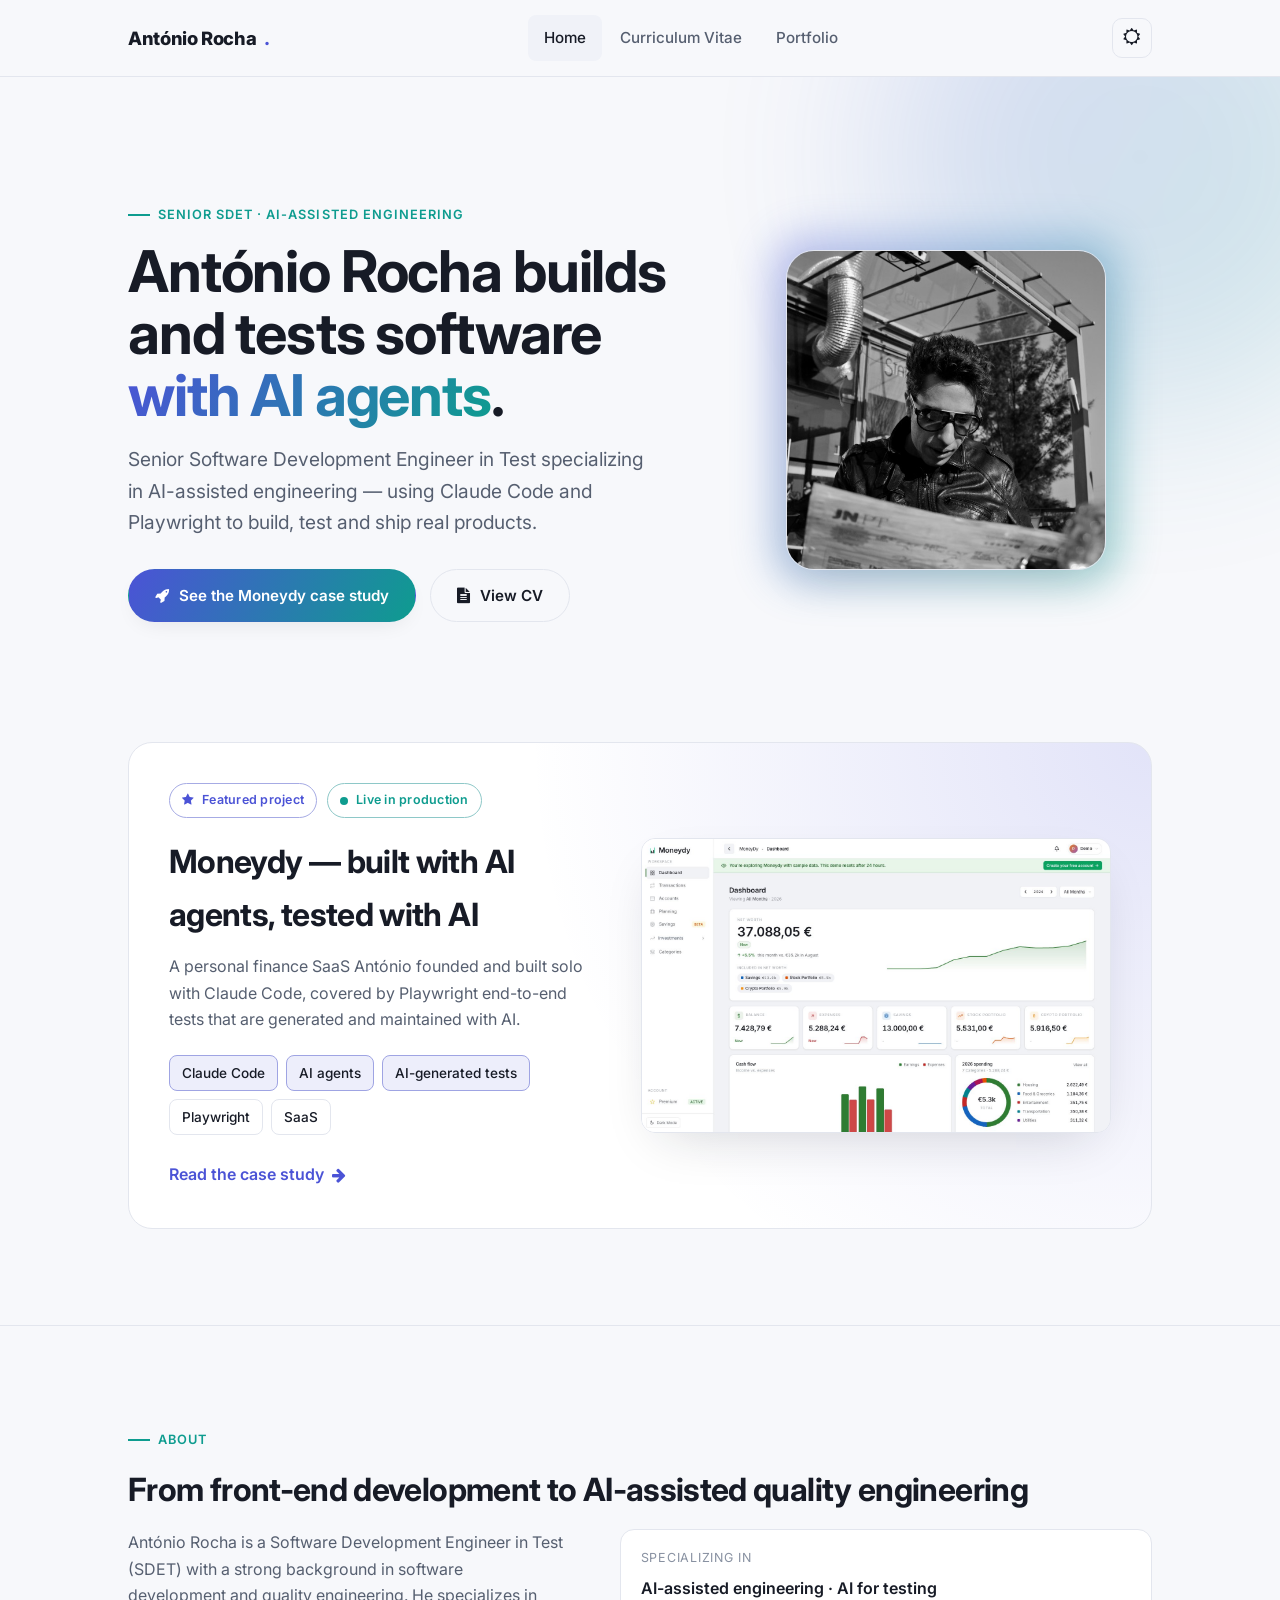
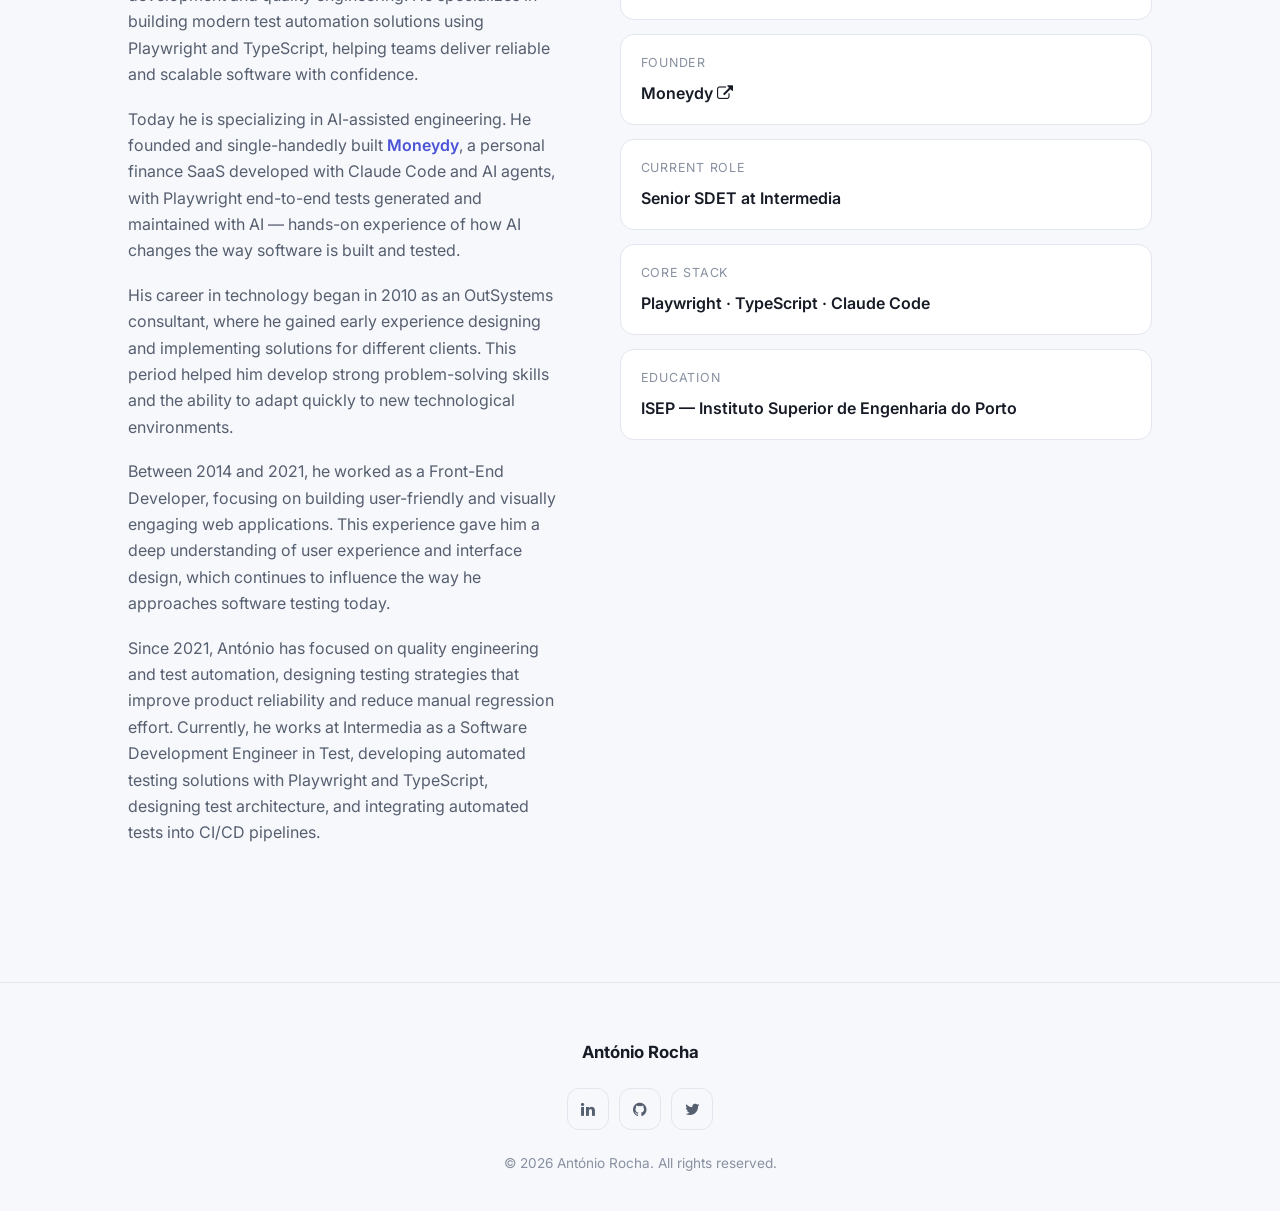
<file: index.html>
<!DOCTYPE html>
<html lang="en">
<head>
	<title>António Rocha — Senior SDET · AI-assisted engineering</title>
	<meta charset="utf-8" />
	<meta name="viewport" content="width=device-width, initial-scale=1" />
	<meta name="description" content="António Rocha is a Senior Software Development Engineer in Test specializing in AI-assisted engineering — building and testing software with Claude Code, AI agents and Playwright. Founder of Moneydy." />
	<link rel="canonical" href="https://antoniorocha.pt/" />
	<link rel="preconnect" href="https://fonts.googleapis.com" />
	<link rel="preconnect" href="https://fonts.gstatic.com" crossorigin />
	<link href="https://fonts.googleapis.com/css2?family=Inter:wght@400;500;600;700;800&display=swap" rel="stylesheet" />
	<link rel="stylesheet" href="assets/css/font-awesome.min.css" />
	<link rel="stylesheet" href="assets/css/main.css" />
</head>
<body>

	<div id="site-header">
		<div class="nav-inner">
			<a href="index.html" class="brand">António Rocha<span class="dot">.</span></a>

			<nav id="nav">
				<ul>
					<li><a href="index.html">Home</a></li>
					<li><a href="cv.html">Curriculum Vitae</a></li>
					<li><a href="portfolio.html">Portfolio</a></li>
				</ul>
			</nav>

			<div class="nav-tools">
				<button id="theme-toggle" class="icon-btn" aria-label="Toggle dark / light theme">
					<i class="fa fa-moon-o" aria-hidden="true"></i>
					<i class="fa fa-sun-o" aria-hidden="true"></i>
				</button>
				<button id="nav-toggle" class="icon-btn" aria-label="Toggle navigation menu" aria-expanded="false">
					<i class="fa fa-bars" aria-hidden="true"></i>
				</button>
			</div>
		</div>
	</div>

	<section id="hero">
		<div class="container hero-grid">
			<div>
				<p class="eyebrow">Senior SDET · AI-assisted engineering</p>
				<h1 class="hero-name">António Rocha builds and tests software <span class="highlight">with AI agents</span>.</h1>
				<p class="hero-role">Senior Software Development Engineer in Test specializing in AI-assisted engineering — using Claude Code and Playwright to build, test and ship real products.</p>
				<div class="hero-actions">
					<a href="portfolio.html#moneydy" class="btn btn-primary"><i class="fa fa-rocket" aria-hidden="true"></i> See the Moneydy case study</a>
					<a href="cv.html" class="btn btn-ghost"><i class="fa fa-file-text" aria-hidden="true"></i> View CV</a>
				</div>
			</div>
			<div class="hero-portrait">
				<div class="ring"></div>
				<div class="frame">
					<img src="images/Miguel.jpg" alt="Portrait of António Rocha" />
				</div>
			</div>
		</div>
	</section>

	<section id="featured">
		<div class="container">
			<a href="portfolio.html#moneydy" class="featured-card reveal">
				<div>
					<div class="badges">
						<span class="badge badge-accent"><i class="fa fa-star" aria-hidden="true"></i> Featured project</span>
						<span class="badge badge-live"><span class="pulse"></span> Live in production</span>
					</div>
					<h2 class="section-title">Moneydy — built with AI agents, tested with AI</h2>
					<p class="desc">A personal finance SaaS António founded and built solo with Claude Code, covered by Playwright end-to-end tests that are generated and maintained with AI.</p>
					<ul class="tags">
						<li class="ai">Claude Code</li>
						<li class="ai">AI agents</li>
						<li class="ai">AI-generated tests</li>
						<li>Playwright</li>
						<li>SaaS</li>
					</ul>
					<span class="link-arrow">Read the case study <i class="fa fa-arrow-right" aria-hidden="true"></i></span>
				</div>
				<div class="featured-media">
					<img src="images/moneydy2.jpg" alt="Moneydy dashboard showing spending, budgets and net worth" loading="lazy" />
				</div>
			</a>
		</div>
	</section>

	<section id="about">
		<div class="container">
			<p class="eyebrow reveal">About</p>
			<h2 class="section-title reveal">From front-end development to AI-assisted quality engineering</h2>

			<div class="bio-grid">
				<div class="bio-text reveal">
					<p>António Rocha is a Software Development Engineer in Test (SDET) with a strong background in software development and quality engineering. He specializes in building modern test automation solutions using Playwright and TypeScript, helping teams deliver reliable and scalable software with confidence.</p>
					<p>Today he is specializing in AI-assisted engineering. He founded and single-handedly built <a href="portfolio.html#moneydy" class="link-arrow">Moneydy</a>, a personal finance SaaS developed with Claude Code and AI agents, with Playwright end-to-end tests generated and maintained with AI — hands-on experience of how AI changes the way software is built and tested.</p>
					<p>His career in technology began in 2010 as an OutSystems consultant, where he gained early experience designing and implementing solutions for different clients. This period helped him develop strong problem-solving skills and the ability to adapt quickly to new technological environments.</p>
					<p>Between 2014 and 2021, he worked as a Front-End Developer, focusing on building user-friendly and visually engaging web applications. This experience gave him a deep understanding of user experience and interface design, which continues to influence the way he approaches software testing today.</p>
					<p>Since 2021, António has focused on quality engineering and test automation, designing testing strategies that improve product reliability and reduce manual regression effort. Currently, he works at Intermedia as a Software Development Engineer in Test, developing automated testing solutions with Playwright and TypeScript, designing test architecture, and integrating automated tests into CI/CD pipelines.</p>
				</div>

				<dl class="fact-list reveal">
					<div class="fact">
						<dt>Specializing in</dt>
						<dd>AI-assisted engineering · AI for testing</dd>
					</div>
					<div class="fact">
						<dt>Founder</dt>
						<dd><a href="https://moneydy.com" target="_blank" rel="noopener">Moneydy <i class="fa fa-external-link" aria-hidden="true"></i></a></dd>
					</div>
					<div class="fact">
						<dt>Current role</dt>
						<dd>Senior SDET at Intermedia</dd>
					</div>
					<div class="fact">
						<dt>Core stack</dt>
						<dd>Playwright · TypeScript · Claude Code</dd>
					</div>
					<div class="fact">
						<dt>Education</dt>
						<dd>ISEP — Instituto Superior de Engenharia do Porto</dd>
					</div>
				</dl>
			</div>
		</div>
	</section>

	<div id="site-footer">
		<div class="container footer-inner">
			<div class="footer-brand">António Rocha</div>
			<ul class="footer-social">
				<li><a href="https://pt.linkedin.com/in/antoniorocha" target="_blank" rel="noopener" aria-label="LinkedIn"><i class="fa fa-linkedin" aria-hidden="true"></i></a></li>
				<li><a href="https://github.com/amsrocha2020" target="_blank" rel="noopener" aria-label="GitHub"><i class="fa fa-github" aria-hidden="true"></i></a></li>
				<li><a href="https://twitter.com/MiguelsRocha" target="_blank" rel="noopener" aria-label="Twitter"><i class="fa fa-twitter" aria-hidden="true"></i></a></li>
			</ul>
			<p class="footer-copy">&copy; <span id="year"></span> António Rocha. All rights reserved.</p>
		</div>
	</div>

	<script src="assets/js/main.js"></script>
	<script>document.getElementById('year').textContent = new Date().getFullYear();</script>
</body>
</html>
</file>
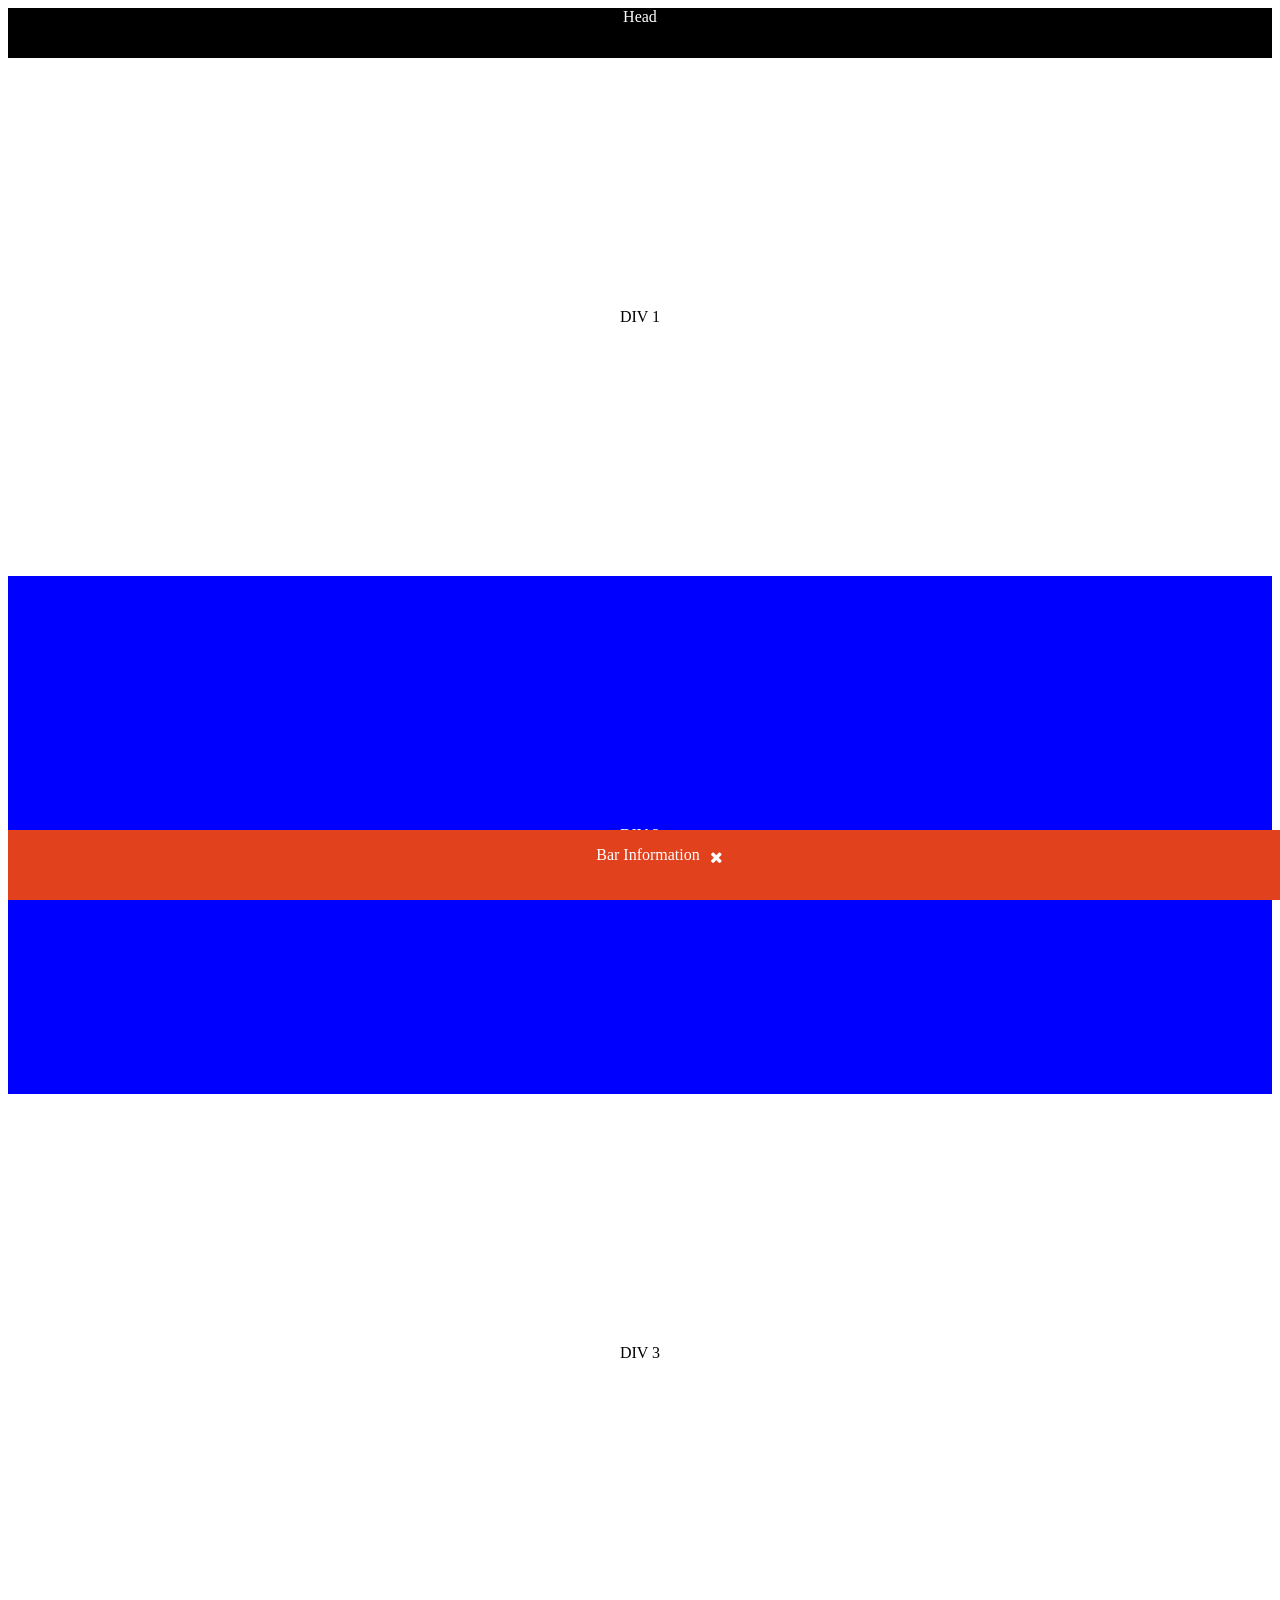
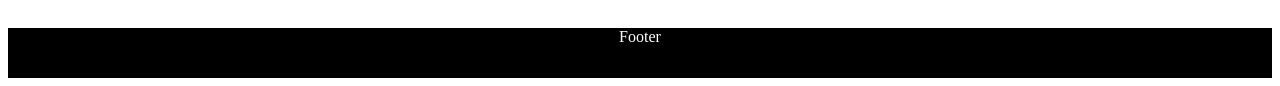
<file: bar/index.html>
<html>
<head>
 <script src="https://ajax.googleapis.com/ajax/libs/jquery/3.2.1/jquery.min.js"></script>

<link rel="stylesheet" href="https://cdnjs.cloudflare.com/ajax/libs/font-awesome/4.4.0/css/font-awesome.min.css">
 <style>
    header{
      top: 0px;
      background-color:#000;
      height: 50px;
      color:#fff;
      text-align:center;
    }

  .exampleDiv1, .exampleDiv2, .exampleDiv3{
    background-color: #fff;
    text-align:center;
    padding: 250px 0px 250px 0px;
  }

  .exampleDiv2{
    background-color: blue;
    color:#fff;
  }

  footer{
    height: 50px;
    background-color:#000;
    color:#fff;
    text-align:center;
  }

  .bar-info {
    height: 70px;
    background-color: #e1411d;
    position: fixed;
    bottom: 0px;
    width: 100%;
    color:#fff;
    z-index: 9;
}

.bar-info i.fa.fa-times {
    float: left;
    margin-top: 3px;
    color: #fff;
    margin-left: 10px;
    position: absolute;
}

 </style>

<title>Bar information in website with Jquery</title>
</head>

<body>
<header>
  <center><p>Head</p></center>
</header>

<!-- div example 1 -->
<div class="exampleDiv1">DIV 1</div>
<!-- div example 2 -->
<div class="exampleDiv2">DIV 2</div>
<!-- div example 3 -->
<div class="exampleDiv3">DIV 3</div>

<div class="bar-info">
  <div class="container">
    <div class="row">
      <center> <p class="bar-info-text">Bar Information<a href="#close" class="important-container-close"><i class="close-bar fa fa-times" aria-hidden="true"></i></a></p></center>
    </div>
  </div>
</div>

<footer>
  <center><p>Footer</p></center>
</footer>

<script>
$(".close-bar").on("click", function(event) {
  $(".bar-info").fadeOut();
});
</script>
</body>
</html>
</file>
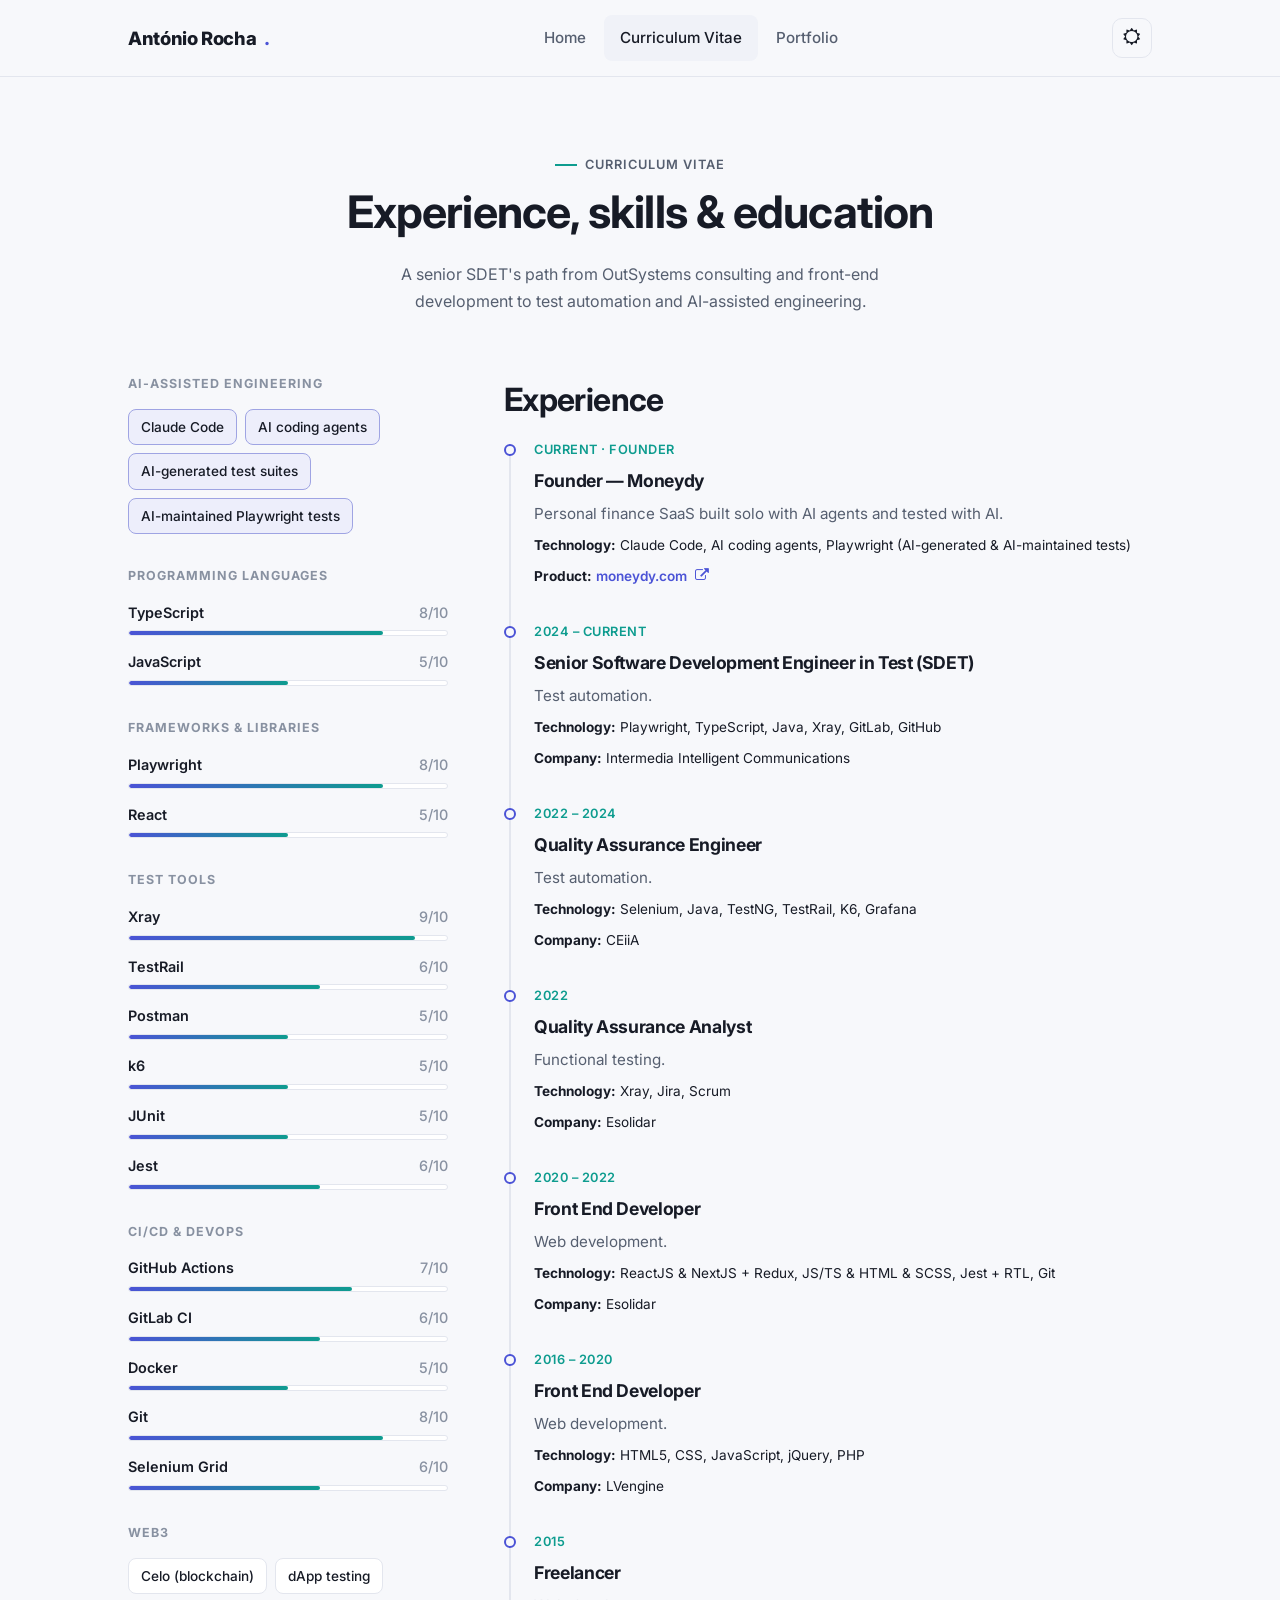
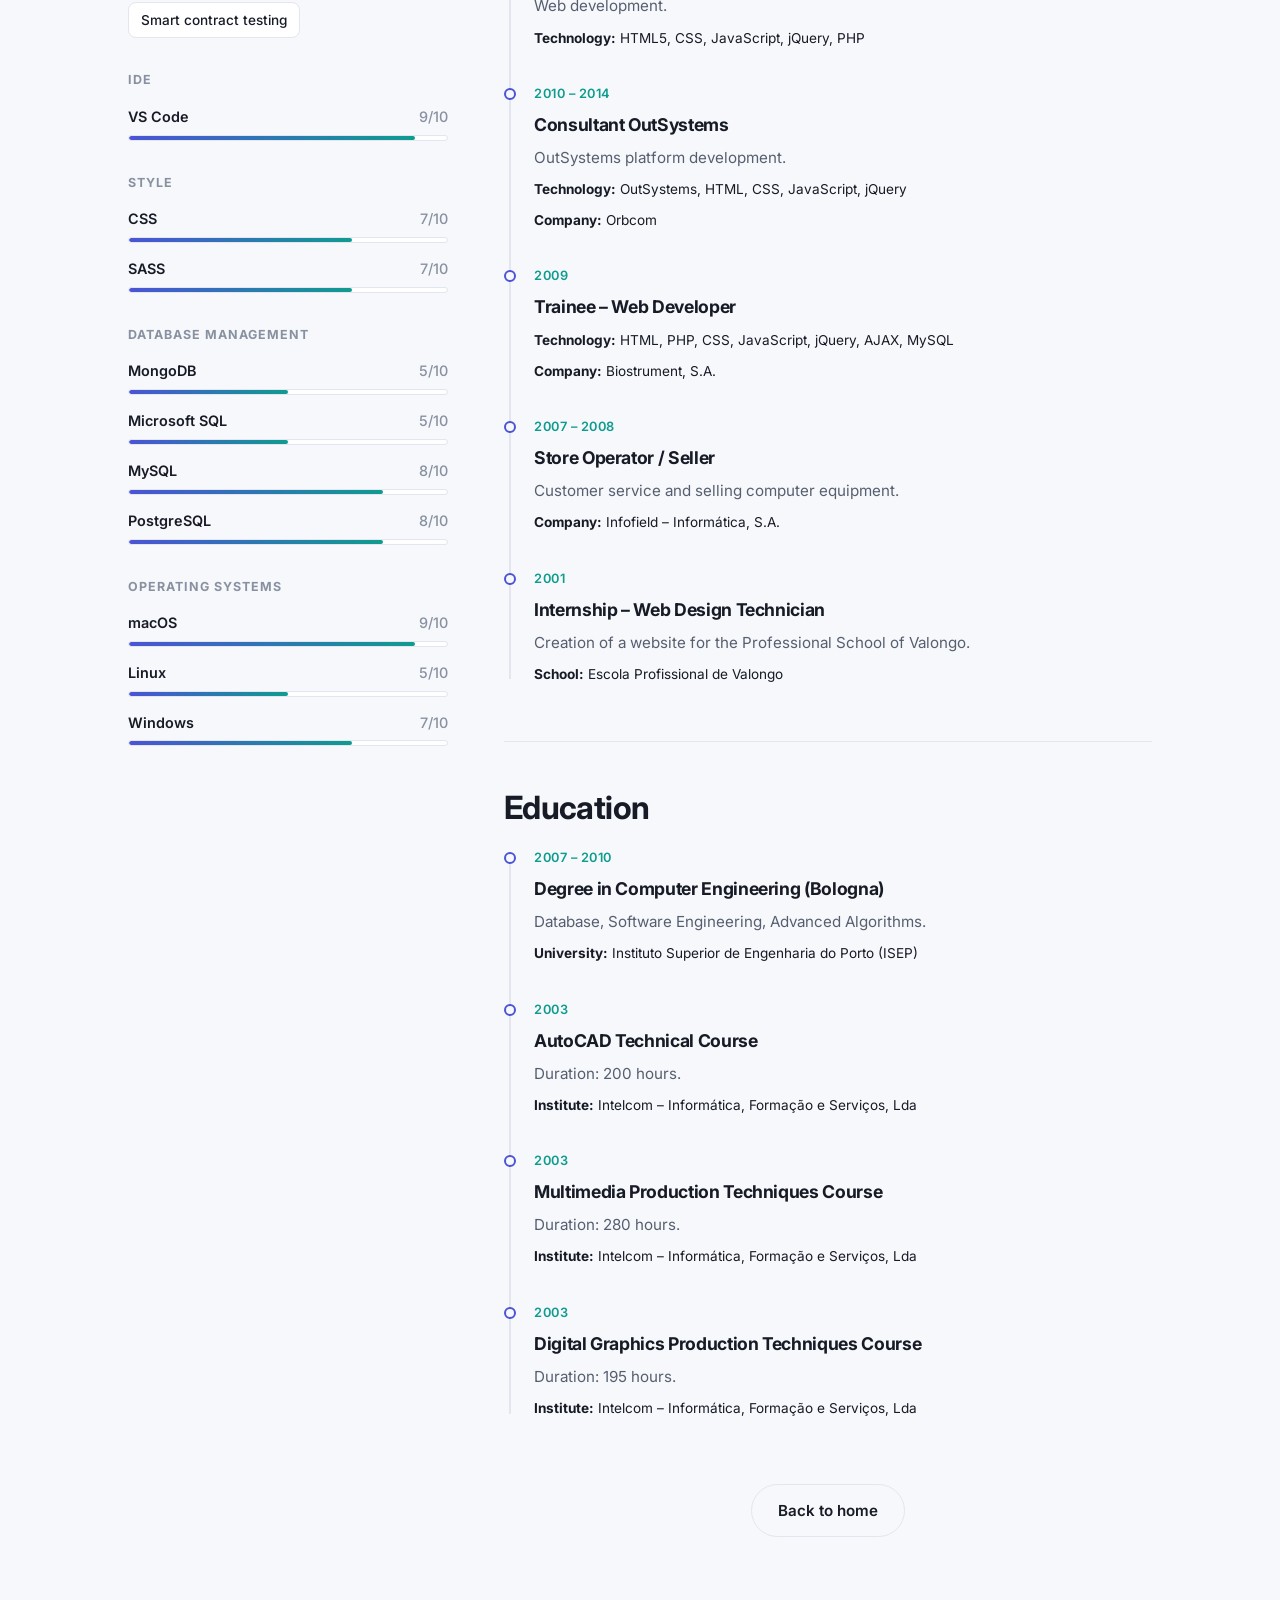
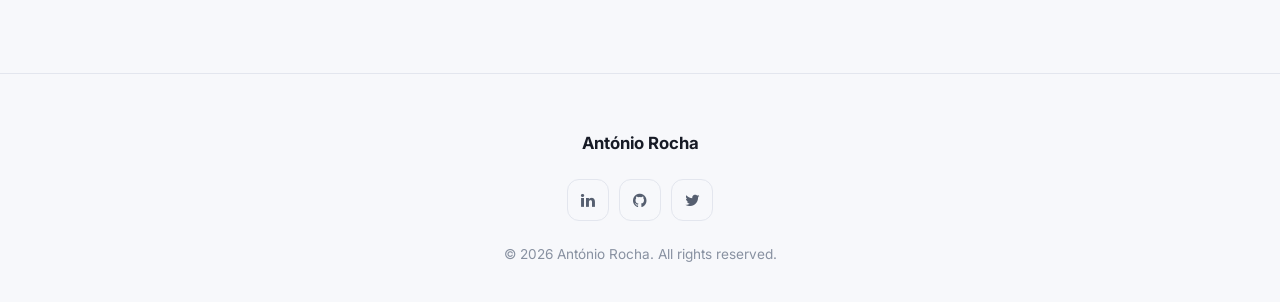
<file: cv.html>
<!DOCTYPE html>
<html lang="en">
<head>
	<title>António Rocha — Curriculum Vitae</title>
	<meta charset="utf-8" />
	<meta name="viewport" content="width=device-width, initial-scale=1" />
	<meta name="description" content="Curriculum vitae of António Rocha, Senior Software Development Engineer in Test." />
	<link rel="canonical" href="https://antoniorocha.pt/cv.html" />
	<link rel="preconnect" href="https://fonts.googleapis.com" />
	<link rel="preconnect" href="https://fonts.gstatic.com" crossorigin />
	<link href="https://fonts.googleapis.com/css2?family=Inter:wght@400;500;600;700;800&display=swap" rel="stylesheet" />
	<link rel="stylesheet" href="assets/css/font-awesome.min.css" />
	<link rel="stylesheet" href="assets/css/main.css" />
</head>
<body>

	<div id="site-header">
		<div class="nav-inner">
			<a href="index.html" class="brand">António Rocha<span class="dot">.</span></a>

			<nav id="nav">
				<ul>
					<li><a href="index.html">Home</a></li>
					<li><a href="cv.html">Curriculum Vitae</a></li>
					<li><a href="portfolio.html">Portfolio</a></li>
				</ul>
			</nav>

			<div class="nav-tools">
				<button id="theme-toggle" class="icon-btn" aria-label="Toggle dark / light theme">
					<i class="fa fa-moon-o" aria-hidden="true"></i>
					<i class="fa fa-sun-o" aria-hidden="true"></i>
				</button>
				<button id="nav-toggle" class="icon-btn" aria-label="Toggle navigation menu" aria-expanded="false">
					<i class="fa fa-bars" aria-hidden="true"></i>
				</button>
			</div>
		</div>
	</div>

	<header class="page-header">
		<div class="container">
			<p class="eyebrow" style="justify-content:center;">Curriculum Vitae</p>
			<h1>Experience, skills &amp; education</h1>
			<p>A senior SDET's path from OutSystems consulting and front-end development to test automation and AI-assisted engineering.</p>
		</div>
	</header>

	<section id="cv-body">
		<div class="container cv-grid">

			<aside class="skills-panel reveal">
				<div class="skills-group">
					<h3>AI-assisted engineering</h3>
					<ul class="tags">
						<li class="ai">Claude Code</li>
						<li class="ai">AI coding agents</li>
						<li class="ai">AI-generated test suites</li>
						<li class="ai">AI-maintained Playwright tests</li>
					</ul>
				</div>

				<div class="skills-group">
					<h3>Programming Languages</h3>
					<div class="skills-list">
						<div class="skill-row"><div class="skill-label"><span>TypeScript</span><span>8/10</span></div><div class="skill-bar"><span style="width:80%"></span></div></div>
						<div class="skill-row"><div class="skill-label"><span>JavaScript</span><span>5/10</span></div><div class="skill-bar"><span style="width:50%"></span></div></div>
					</div>
				</div>

				<div class="skills-group">
					<h3>Frameworks &amp; Libraries</h3>
					<div class="skills-list">
						<div class="skill-row"><div class="skill-label"><span>Playwright</span><span>8/10</span></div><div class="skill-bar"><span style="width:80%"></span></div></div>
						<div class="skill-row"><div class="skill-label"><span>React</span><span>5/10</span></div><div class="skill-bar"><span style="width:50%"></span></div></div>
					</div>
				</div>

				<div class="skills-group">
					<h3>Test Tools</h3>
					<div class="skills-list">
						<div class="skill-row"><div class="skill-label"><span>Xray</span><span>9/10</span></div><div class="skill-bar"><span style="width:90%"></span></div></div>
						<div class="skill-row"><div class="skill-label"><span>TestRail</span><span>6/10</span></div><div class="skill-bar"><span style="width:60%"></span></div></div>
						<div class="skill-row"><div class="skill-label"><span>Postman</span><span>5/10</span></div><div class="skill-bar"><span style="width:50%"></span></div></div>
						<div class="skill-row"><div class="skill-label"><span>k6</span><span>5/10</span></div><div class="skill-bar"><span style="width:50%"></span></div></div>
						<div class="skill-row"><div class="skill-label"><span>JUnit</span><span>5/10</span></div><div class="skill-bar"><span style="width:50%"></span></div></div>
						<div class="skill-row"><div class="skill-label"><span>Jest</span><span>6/10</span></div><div class="skill-bar"><span style="width:60%"></span></div></div>
					</div>
				</div>

				<div class="skills-group">
					<h3>CI/CD &amp; DevOps</h3>
					<div class="skills-list">
						<div class="skill-row"><div class="skill-label"><span>GitHub Actions</span><span>7/10</span></div><div class="skill-bar"><span style="width:70%"></span></div></div>
						<div class="skill-row"><div class="skill-label"><span>GitLab CI</span><span>6/10</span></div><div class="skill-bar"><span style="width:60%"></span></div></div>
						<div class="skill-row"><div class="skill-label"><span>Docker</span><span>5/10</span></div><div class="skill-bar"><span style="width:50%"></span></div></div>
						<div class="skill-row"><div class="skill-label"><span>Git</span><span>8/10</span></div><div class="skill-bar"><span style="width:80%"></span></div></div>
						<div class="skill-row"><div class="skill-label"><span>Selenium Grid</span><span>6/10</span></div><div class="skill-bar"><span style="width:60%"></span></div></div>
					</div>
				</div>

				<div class="skills-group">
					<h3>Web3</h3>
					<ul class="tags">
						<li>Celo (blockchain)</li>
						<li>dApp testing</li>
						<li>Smart contract testing</li>
					</ul>
				</div>

				<div class="skills-group">
					<h3>IDE</h3>
					<div class="skills-list">
						<div class="skill-row"><div class="skill-label"><span>VS Code</span><span>9/10</span></div><div class="skill-bar"><span style="width:90%"></span></div></div>
					</div>
				</div>

				<div class="skills-group">
					<h3>Style</h3>
					<div class="skills-list">
						<div class="skill-row"><div class="skill-label"><span>CSS</span><span>7/10</span></div><div class="skill-bar"><span style="width:70%"></span></div></div>
						<div class="skill-row"><div class="skill-label"><span>SASS</span><span>7/10</span></div><div class="skill-bar"><span style="width:70%"></span></div></div>
					</div>
				</div>

				<div class="skills-group">
					<h3>Database Management</h3>
					<div class="skills-list">
						<div class="skill-row"><div class="skill-label"><span>MongoDB</span><span>5/10</span></div><div class="skill-bar"><span style="width:50%"></span></div></div>
						<div class="skill-row"><div class="skill-label"><span>Microsoft SQL</span><span>5/10</span></div><div class="skill-bar"><span style="width:50%"></span></div></div>
						<div class="skill-row"><div class="skill-label"><span>MySQL</span><span>8/10</span></div><div class="skill-bar"><span style="width:80%"></span></div></div>
						<div class="skill-row"><div class="skill-label"><span>PostgreSQL</span><span>8/10</span></div><div class="skill-bar"><span style="width:80%"></span></div></div>
					</div>
				</div>

				<div class="skills-group">
					<h3>Operating Systems</h3>
					<div class="skills-list">
						<div class="skill-row"><div class="skill-label"><span>macOS</span><span>9/10</span></div><div class="skill-bar"><span style="width:90%"></span></div></div>
						<div class="skill-row"><div class="skill-label"><span>Linux</span><span>5/10</span></div><div class="skill-bar"><span style="width:50%"></span></div></div>
						<div class="skill-row"><div class="skill-label"><span>Windows</span><span>7/10</span></div><div class="skill-bar"><span style="width:70%"></span></div></div>
					</div>
				</div>
			</aside>

			<div class="reveal">
				<h2 class="section-title">Experience</h2>
				<div class="timeline">
					<div class="timeline-item">
						<div class="timeline-date">Current · Founder</div>
						<h4>Founder — Moneydy</h4>
						<p>Personal finance SaaS built solo with AI agents and tested with AI.</p>
						<span class="tech"><strong>Technology:</strong> Claude Code, AI coding agents, Playwright (AI-generated &amp; AI-maintained tests)</span>
						<span class="tech"><strong>Product:</strong> <a href="https://moneydy.com" target="_blank" rel="noopener" class="link-arrow">moneydy.com <i class="fa fa-external-link" aria-hidden="true"></i></a></span>
					</div>
					<div class="timeline-item">
						<div class="timeline-date">2024 – Current</div>
						<h4>Senior Software Development Engineer in Test (SDET)</h4>
						<p>Test automation.</p>
						<span class="tech"><strong>Technology:</strong> Playwright, TypeScript, Java, Xray, GitLab, GitHub</span>
						<span class="tech"><strong>Company:</strong> Intermedia Intelligent Communications</span>
					</div>
					<div class="timeline-item">
						<div class="timeline-date">2022 – 2024</div>
						<h4>Quality Assurance Engineer</h4>
						<p>Test automation.</p>
						<span class="tech"><strong>Technology:</strong> Selenium, Java, TestNG, TestRail, K6, Grafana</span>
						<span class="tech"><strong>Company:</strong> CEiiA</span>
					</div>
					<div class="timeline-item">
						<div class="timeline-date">2022</div>
						<h4>Quality Assurance Analyst</h4>
						<p>Functional testing.</p>
						<span class="tech"><strong>Technology:</strong> Xray, Jira, Scrum</span>
						<span class="tech"><strong>Company:</strong> Esolidar</span>
					</div>
					<div class="timeline-item">
						<div class="timeline-date">2020 – 2022</div>
						<h4>Front End Developer</h4>
						<p>Web development.</p>
						<span class="tech"><strong>Technology:</strong> ReactJS &amp; NextJS + Redux, JS/TS &amp; HTML &amp; SCSS, Jest + RTL, Git</span>
						<span class="tech"><strong>Company:</strong> Esolidar</span>
					</div>
					<div class="timeline-item">
						<div class="timeline-date">2016 – 2020</div>
						<h4>Front End Developer</h4>
						<p>Web development.</p>
						<span class="tech"><strong>Technology:</strong> HTML5, CSS, JavaScript, jQuery, PHP</span>
						<span class="tech"><strong>Company:</strong> LVengine</span>
					</div>
					<div class="timeline-item">
						<div class="timeline-date">2015</div>
						<h4>Freelancer</h4>
						<p>Web development.</p>
						<span class="tech"><strong>Technology:</strong> HTML5, CSS, JavaScript, jQuery, PHP</span>
					</div>
					<div class="timeline-item">
						<div class="timeline-date">2010 – 2014</div>
						<h4>Consultant OutSystems</h4>
						<p>OutSystems platform development.</p>
						<span class="tech"><strong>Technology:</strong> OutSystems, HTML, CSS, JavaScript, jQuery</span>
						<span class="tech"><strong>Company:</strong> Orbcom</span>
					</div>
					<div class="timeline-item">
						<div class="timeline-date">2009</div>
						<h4>Trainee – Web Developer</h4>
						<span class="tech"><strong>Technology:</strong> HTML, PHP, CSS, JavaScript, jQuery, AJAX, MySQL</span>
						<span class="tech"><strong>Company:</strong> Biostrument, S.A.</span>
					</div>
					<div class="timeline-item">
						<div class="timeline-date">2007 – 2008</div>
						<h4>Store Operator / Seller</h4>
						<p>Customer service and selling computer equipment.</p>
						<span class="tech"><strong>Company:</strong> Infofield – Informática, S.A.</span>
					</div>
					<div class="timeline-item">
						<div class="timeline-date">2001</div>
						<h4>Internship – Web Design Technician</h4>
						<p>Creation of a website for the Professional School of Valongo.</p>
						<span class="tech"><strong>School:</strong> Escola Profissional de Valongo</span>
					</div>
				</div>

				<div class="section-divider"></div>

				<h2 class="section-title">Education</h2>
				<div class="timeline">
					<div class="timeline-item">
						<div class="timeline-date">2007 – 2010</div>
						<h4>Degree in Computer Engineering (Bologna)</h4>
						<p>Database, Software Engineering, Advanced Algorithms.</p>
						<span class="tech"><strong>University:</strong> Instituto Superior de Engenharia do Porto (ISEP)</span>
					</div>
					<div class="timeline-item">
						<div class="timeline-date">2003</div>
						<h4>AutoCAD Technical Course</h4>
						<p>Duration: 200 hours.</p>
						<span class="tech"><strong>Institute:</strong> Intelcom – Informática, Formação e Serviços, Lda</span>
					</div>
					<div class="timeline-item">
						<div class="timeline-date">2003</div>
						<h4>Multimedia Production Techniques Course</h4>
						<p>Duration: 280 hours.</p>
						<span class="tech"><strong>Institute:</strong> Intelcom – Informática, Formação e Serviços, Lda</span>
					</div>
					<div class="timeline-item">
						<div class="timeline-date">2003</div>
						<h4>Digital Graphics Production Techniques Course</h4>
						<p>Duration: 195 hours.</p>
						<span class="tech"><strong>Institute:</strong> Intelcom – Informática, Formação e Serviços, Lda</span>
					</div>
				</div>

				<div class="cv-actions">
					<a href="index.html" class="btn btn-ghost">Back to home</a>
				</div>
			</div>

		</div>
	</section>

	<div id="site-footer">
		<div class="container footer-inner">
			<div class="footer-brand">António Rocha</div>
			<ul class="footer-social">
				<li><a href="https://pt.linkedin.com/in/antoniorocha" target="_blank" rel="noopener" aria-label="LinkedIn"><i class="fa fa-linkedin" aria-hidden="true"></i></a></li>
				<li><a href="https://github.com/amsrocha2020" target="_blank" rel="noopener" aria-label="GitHub"><i class="fa fa-github" aria-hidden="true"></i></a></li>
				<li><a href="https://twitter.com/MiguelsRocha" target="_blank" rel="noopener" aria-label="Twitter"><i class="fa fa-twitter" aria-hidden="true"></i></a></li>
			</ul>
			<p class="footer-copy">&copy; <span id="year"></span> António Rocha. All rights reserved.</p>
		</div>
	</div>

	<script src="assets/js/main.js"></script>
	<script>document.getElementById('year').textContent = new Date().getFullYear();</script>
</body>
</html>
</file>
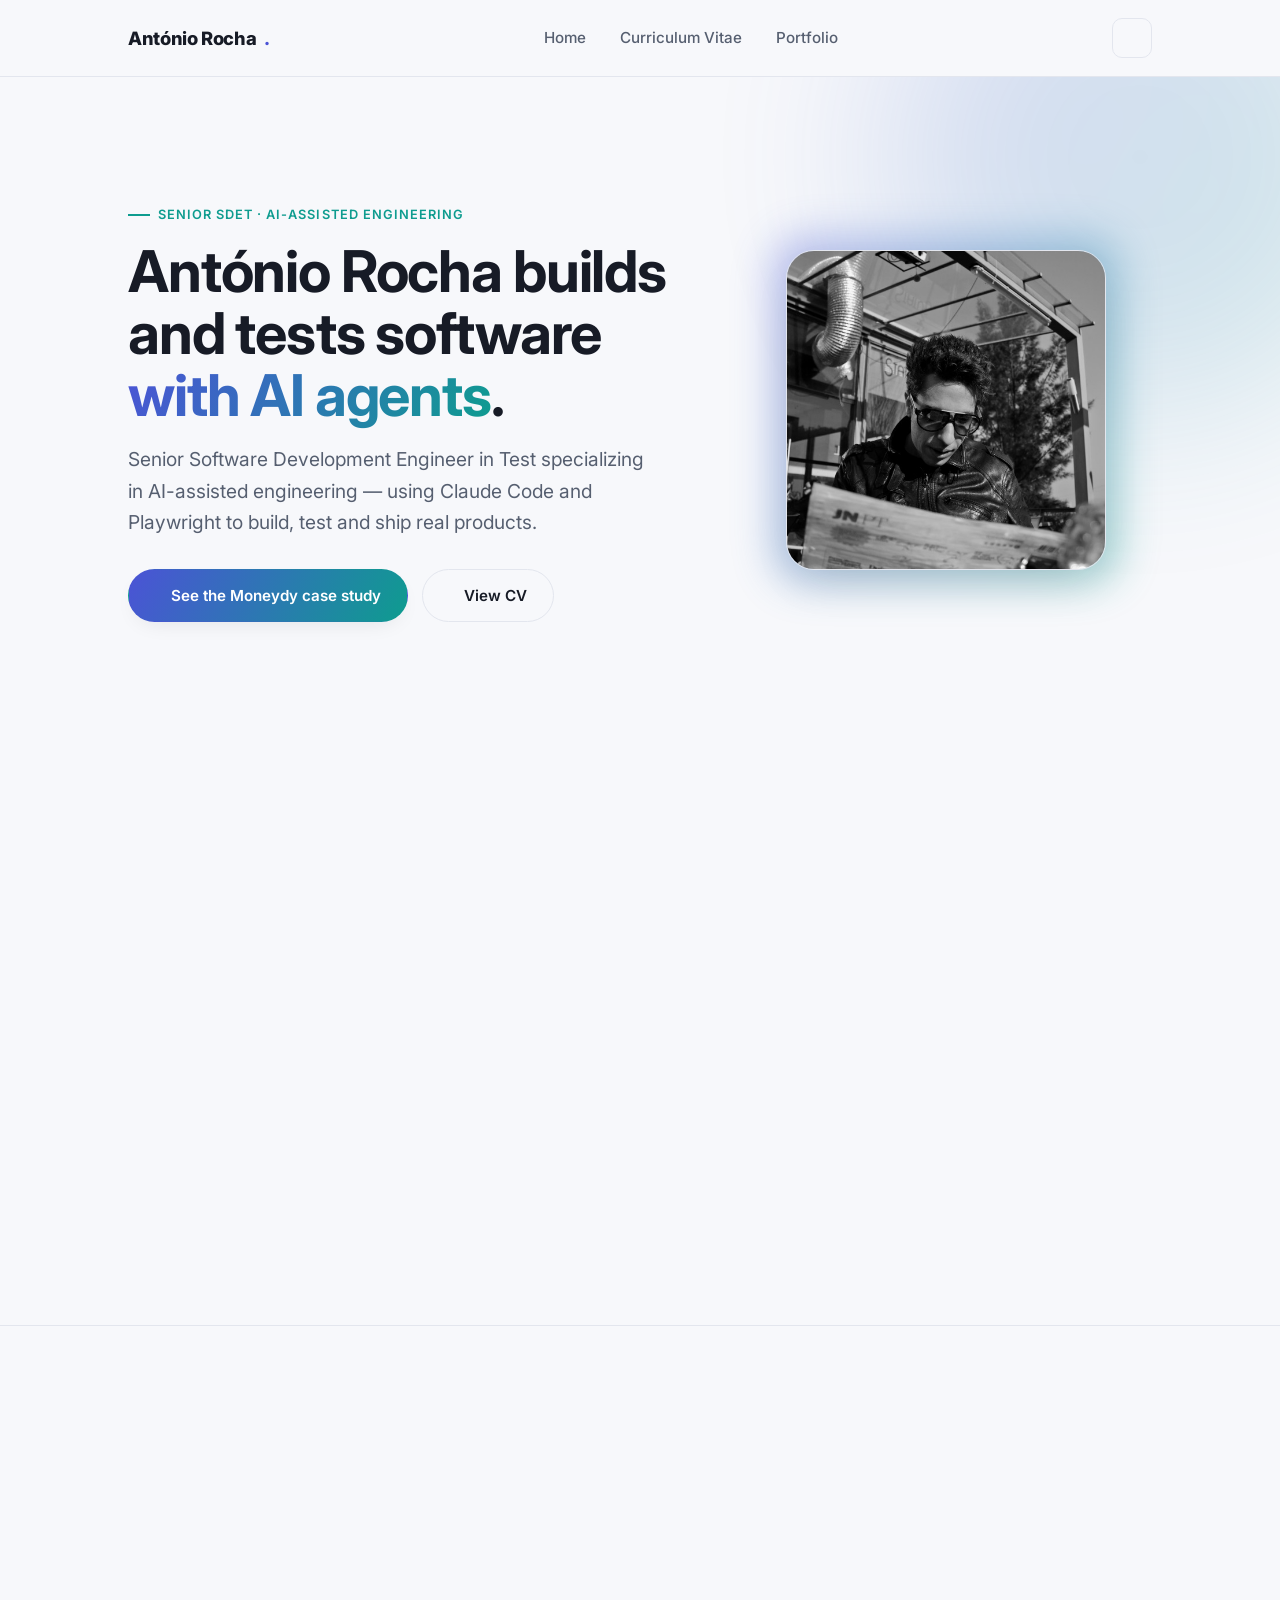
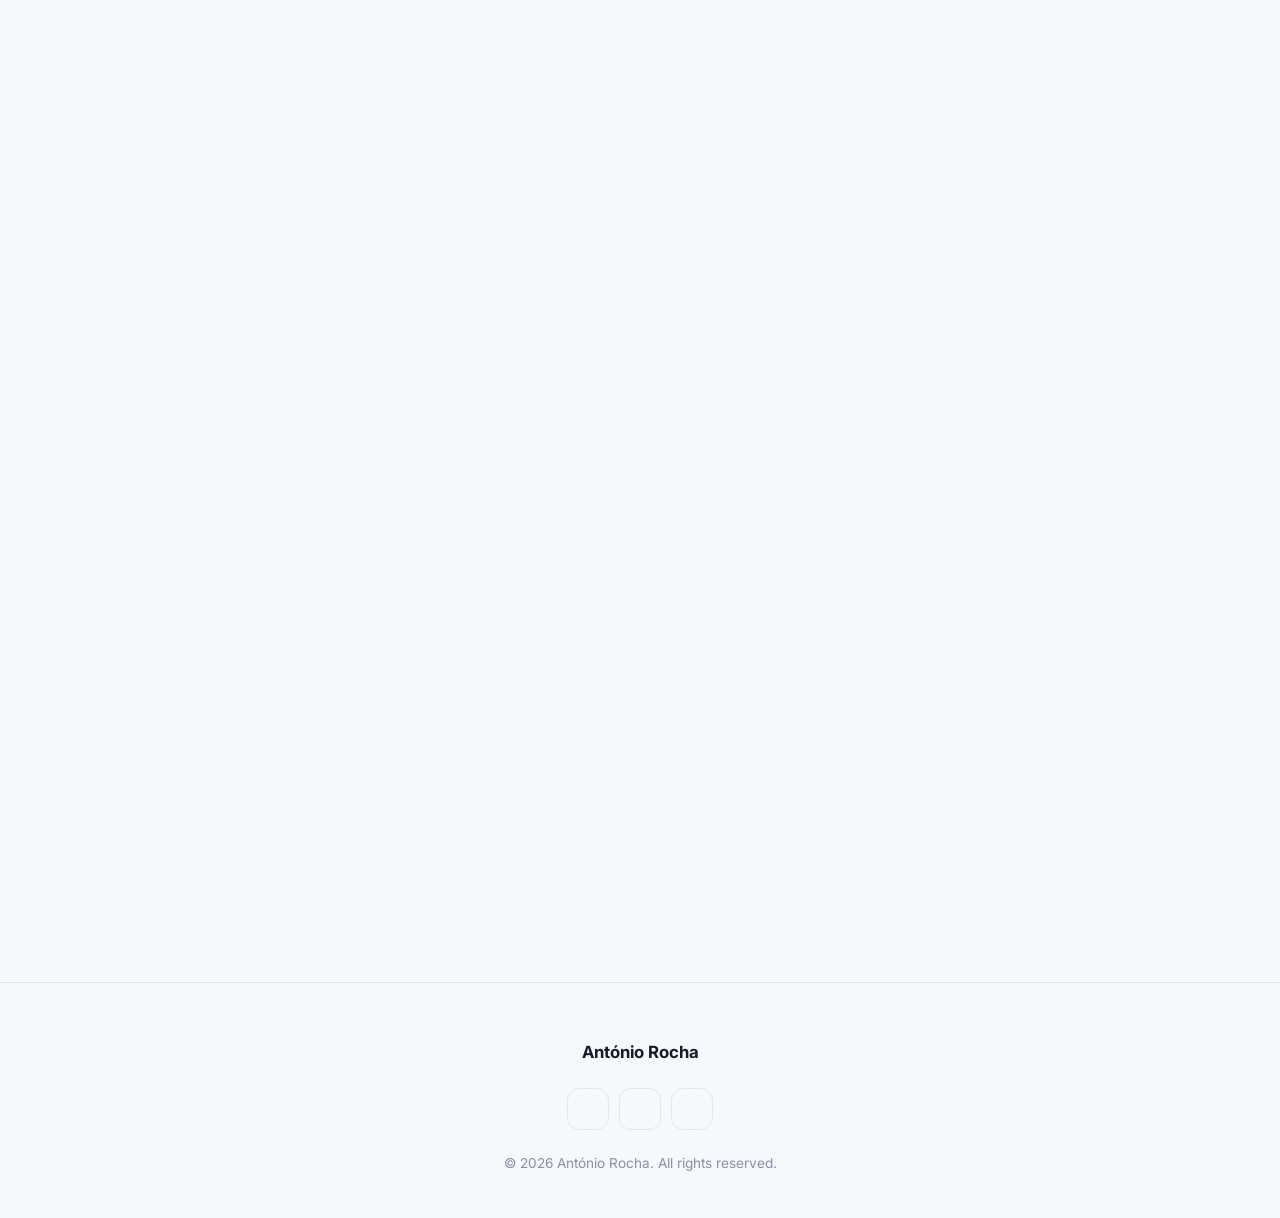
<file: index.en.html>
<!DOCTYPE html>
<html lang="en">
<head>
	<title>António Rocha — Senior SDET</title>
	<meta charset="utf-8" />
	<meta http-equiv="refresh" content="0; url=index.html" />
	<link rel="canonical" href="https://antoniorocha.pt/" />
</head>
<body>
	<p>This page has moved. <a href="index.html">Continue to António Rocha's homepage</a>.</p>
</body>
</html>
</file>
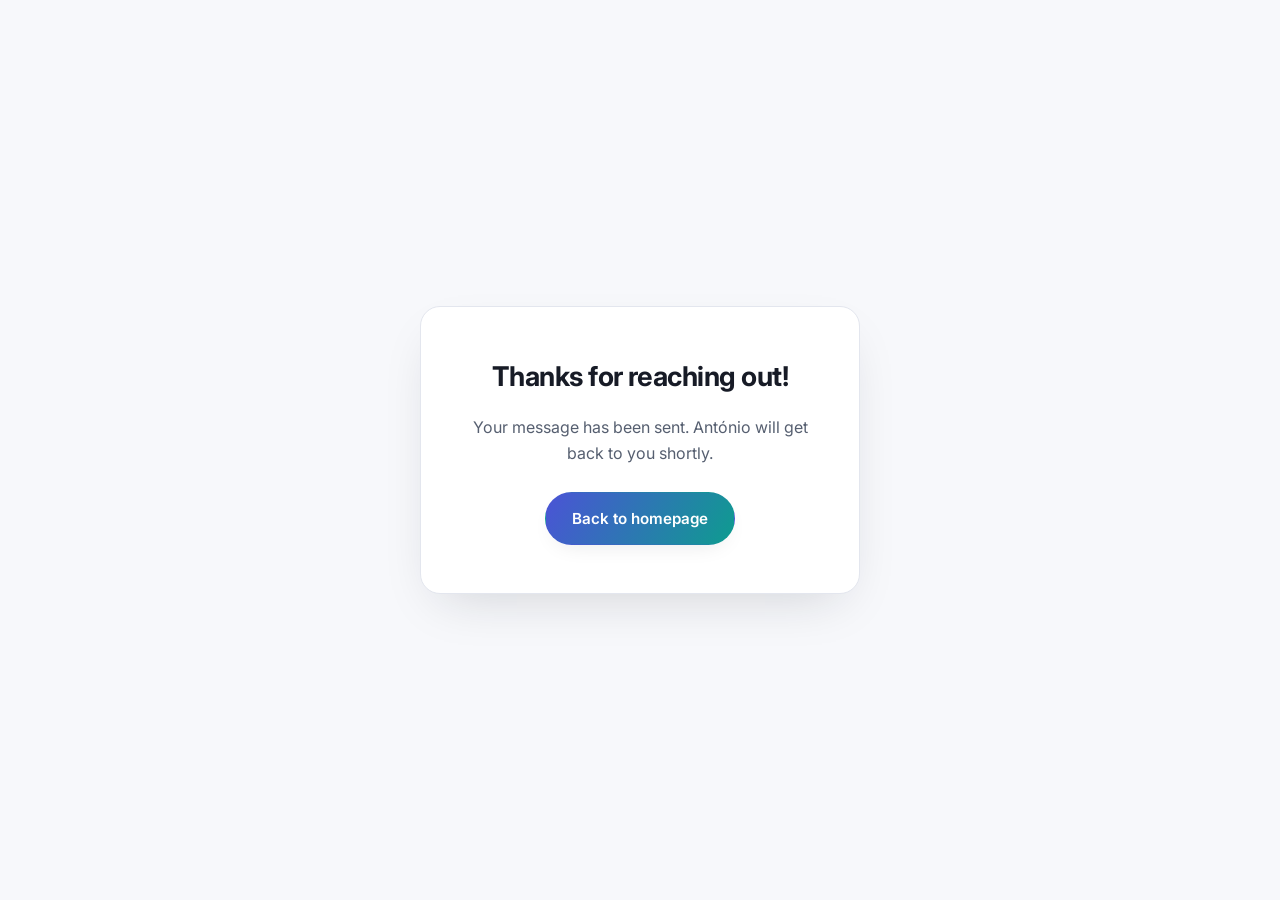
<file: thank_you.html>
<!DOCTYPE html>
<html lang="en">
<head>
	<title>Thank You — António Rocha</title>
	<meta charset="utf-8" />
	<meta name="viewport" content="width=device-width, initial-scale=1" />
	<meta name="robots" content="noindex" />
	<link rel="preconnect" href="https://fonts.googleapis.com" />
	<link rel="preconnect" href="https://fonts.gstatic.com" crossorigin />
	<link href="https://fonts.googleapis.com/css2?family=Inter:wght@400;500;600;700;800&display=swap" rel="stylesheet" />
	<link rel="stylesheet" href="assets/css/font-awesome.min.css" />
	<link rel="stylesheet" href="assets/css/main.css" />
</head>
<body>
	<div class="center-page">
		<div class="card">
			<h1>Thanks for reaching out!</h1>
			<p>Your message has been sent. António will get back to you shortly.</p>
			<a href="index.html" class="btn btn-primary">Back to homepage</a>
		</div>
	</div>
</body>
</html>
</file>
<file: assets/css/main.css>
/*
	António Rocha — portfolio site
	Hand-authored CSS (no build step). Custom properties drive theming;
	dark is the default, light is opt-in via [data-theme="light"] or
	prefers-color-scheme when no explicit choice has been saved.
*/

/* ---------- Reset ---------- */
*, *::before, *::after { box-sizing: border-box; }
html { -webkit-text-size-adjust: 100%; scroll-behavior: smooth; }
@media (prefers-reduced-motion: reduce) {
	html { scroll-behavior: auto; }
	*, *::before, *::after { animation-duration: 0.01ms !important; animation-iteration-count: 1 !important; transition-duration: 0.01ms !important; }
}
body { margin: 0; }
img { max-width: 100%; display: block; }
ul { margin: 0; padding: 0; list-style: none; }
a { color: inherit; text-decoration: none; }
button { font: inherit; color: inherit; background: none; border: 0; cursor: pointer; }
h1, h2, h3, h4, p, dl, dd { margin: 0; }

/* ---------- Theme tokens ---------- */
:root {
	--bg: #0b0e14;
	--bg-elevated: #10141d;
	--surface: #151a24;
	--surface-hover: #1b2230;
	--border: #232a38;
	--text: #e7ecf3;
	--text-muted: #9aa5b6;
	--text-faint: #6b7686;
	--accent: #6f7bf7;
	--accent-2: #34d6c8;
	--accent-text: #ffffff;
	--shadow: 0 20px 50px -20px rgba(0, 0, 0, 0.6);
	--shadow-sm: 0 8px 24px -12px rgba(0, 0, 0, 0.5);
	--ring: rgba(111, 123, 247, 0.45);
	--gradient: linear-gradient(120deg, #6f7bf7 0%, #34d6c8 100%);
	color-scheme: dark;
}

:root[data-theme="light"] {
	--bg: #f7f8fb;
	--bg-elevated: #ffffff;
	--surface: #ffffff;
	--surface-hover: #f0f2f8;
	--border: #e3e6ee;
	--text: #171b26;
	--text-muted: #565f70;
	--text-faint: #8891a1;
	--accent: #4b53d6;
	--accent-2: #0e9c8f;
	--accent-text: #ffffff;
	--shadow: 0 20px 50px -20px rgba(23, 27, 38, 0.18);
	--shadow-sm: 0 8px 24px -12px rgba(23, 27, 38, 0.14);
	--ring: rgba(75, 83, 214, 0.35);
	--gradient: linear-gradient(120deg, #4b53d6 0%, #0e9c8f 100%);
	color-scheme: light;
}

@media (prefers-color-scheme: light) {
	:root:not([data-theme="dark"]) {
		--bg: #f7f8fb;
		--bg-elevated: #ffffff;
		--surface: #ffffff;
		--surface-hover: #f0f2f8;
		--border: #e3e6ee;
		--text: #171b26;
		--text-muted: #565f70;
		--text-faint: #8891a1;
		--accent: #4b53d6;
		--accent-2: #0e9c8f;
		--accent-text: #ffffff;
		--shadow: 0 20px 50px -20px rgba(23, 27, 38, 0.18);
		--shadow-sm: 0 8px 24px -12px rgba(23, 27, 38, 0.14);
		--ring: rgba(75, 83, 214, 0.35);
		--gradient: linear-gradient(120deg, #4b53d6 0%, #0e9c8f 100%);
		color-scheme: light;
	}
}

/* ---------- Base ---------- */
body {
	font-family: 'Inter', -apple-system, BlinkMacSystemFont, 'Segoe UI', Roboto, sans-serif;
	background: var(--bg);
	color: var(--text);
	line-height: 1.65;
	font-size: 16px;
	transition: background-color 0.25s ease, color 0.25s ease;
}

.container {
	max-width: 1080px;
	margin: 0 auto;
	padding: 0 28px;
}

section { padding: 96px 0; }

h1, h2, h3, h4 { font-weight: 700; letter-spacing: -0.02em; }
h2.section-title { font-size: 2rem; margin-bottom: 12px; }
p.section-lead { color: var(--text-muted); font-size: 1.05rem; max-width: 640px; margin-bottom: 48px; }

.eyebrow {
	display: inline-flex;
	align-items: center;
	gap: 8px;
	font-size: 0.8rem;
	font-weight: 600;
	letter-spacing: 0.08em;
	text-transform: uppercase;
	color: var(--accent-2);
	margin-bottom: 14px;
}
.eyebrow::before {
	content: '';
	width: 22px;
	height: 2px;
	background: var(--accent-2);
	display: inline-block;
}

/* ---------- Buttons ---------- */
.btn {
	display: inline-flex;
	align-items: center;
	gap: 10px;
	padding: 13px 26px;
	border-radius: 999px;
	font-weight: 600;
	font-size: 0.95rem;
	border: 1px solid var(--border);
	transition: transform 0.2s ease, box-shadow 0.2s ease, border-color 0.2s ease, background-color 0.2s ease;
}
.btn:hover { transform: translateY(-2px); }
.btn:focus-visible { outline: 2px solid var(--accent); outline-offset: 3px; }
.btn-primary {
	background: var(--gradient);
	color: var(--accent-text);
	border-color: transparent;
	box-shadow: var(--shadow-sm);
}
.btn-primary:hover { box-shadow: var(--shadow); }
.btn-ghost {
	background: transparent;
	color: var(--text);
}
.btn-ghost:hover { background: var(--surface-hover); border-color: var(--accent); }

/* ---------- Header / Nav ---------- */
#site-header {
	position: sticky;
	top: 0;
	z-index: 100;
	background: color-mix(in srgb, var(--bg) 97%, transparent);
	border-bottom: 1px solid var(--border);
}
.nav-inner {
	max-width: 1080px;
	margin: 0 auto;
	padding: 0 28px;
	height: 76px;
	display: flex;
	align-items: center;
	justify-content: space-between;
}
.brand {
	font-weight: 800;
	font-size: 1.15rem;
	letter-spacing: -0.02em;
	display: flex;
	align-items: baseline;
	gap: 8px;
}
.brand .dot { color: var(--accent); }

#nav {
	display: flex;
	align-items: center;
	gap: 6px;
}
#nav ul { display: flex; gap: 2px; }
#nav a {
	display: block;
	padding: 10px 16px;
	border-radius: 8px;
	font-weight: 500;
	font-size: 0.95rem;
	color: var(--text-muted);
	transition: color 0.2s ease, background-color 0.2s ease;
}
#nav a:hover, #nav a.active { color: var(--text); background: var(--surface-hover); }

.nav-tools { display: flex; align-items: center; gap: 6px; }

.icon-btn {
	width: 40px;
	height: 40px;
	display: inline-flex;
	align-items: center;
	justify-content: center;
	border-radius: 10px;
	color: var(--text-muted);
	border: 1px solid transparent;
	transition: color 0.2s ease, background-color 0.2s ease, border-color 0.2s ease;
}
.icon-btn:hover { color: var(--text); background: var(--surface-hover); border-color: var(--border); }

#theme-toggle { color: var(--text); border-color: var(--border); }
#theme-toggle .fa { font-size: 1.1rem; }
#theme-toggle .fa-sun-o { display: none; }
:root[data-theme="light"] #theme-toggle .fa-sun-o { display: inline-block; }
:root[data-theme="light"] #theme-toggle .fa-moon-o { display: none; }
@media (prefers-color-scheme: light) {
	:root:not([data-theme="dark"]) #theme-toggle .fa-sun-o { display: inline-block; }
	:root:not([data-theme="dark"]) #theme-toggle .fa-moon-o { display: none; }
}

#nav-toggle { display: none; }

/* Mobile nav */
@media (max-width: 780px) {
	#nav {
		position: fixed;
		inset: 76px 0 0 0;
		background: var(--bg-elevated);
		flex-direction: column;
		align-items: stretch;
		padding: 20px;
		transform: translateY(-12px);
		opacity: 0;
		visibility: hidden;
		transition: transform 0.25s ease, opacity 0.25s ease, visibility 0.25s;
		border-top: 1px solid var(--border);
	}
	#nav.open { transform: translateY(0); opacity: 1; visibility: visible; }
	#nav ul { flex-direction: column; gap: 4px; width: 100%; }
	#nav a { padding: 14px 16px; font-size: 1.05rem; }
	#nav-toggle { display: inline-flex; }
}

/* ---------- Hero ---------- */
#hero {
	padding: 120px 0 100px;
	position: relative;
	overflow: hidden;
}
#hero::before {
	content: '';
	position: absolute;
	top: -180px;
	right: -120px;
	width: 520px;
	height: 520px;
	background: var(--gradient);
	opacity: 0.18;
	filter: blur(90px);
	border-radius: 50%;
	pointer-events: none;
}
.hero-grid {
	display: grid;
	grid-template-columns: 1.15fr 0.85fr;
	gap: 56px;
	align-items: center;
	position: relative;
}
.hero-name { font-size: clamp(2.4rem, 5vw, 3.6rem); line-height: 1.08; margin-bottom: 18px; }
.hero-name .highlight {
	background: var(--gradient);
	-webkit-background-clip: text;
	background-clip: text;
	color: transparent;
}
.hero-role { font-size: 1.2rem; color: var(--text-muted); margin-bottom: 30px; max-width: 520px; }
.hero-actions { display: flex; gap: 14px; flex-wrap: wrap; }

.hero-portrait {
	position: relative;
	justify-self: center;
	width: 100%;
	max-width: 320px;
}
.hero-portrait .frame {
	position: relative;
	border-radius: 28px;
	overflow: hidden;
	border: 1px solid var(--border);
	box-shadow: var(--shadow);
	aspect-ratio: 1 / 1;
}
.hero-portrait img { width: 100%; height: 100%; object-fit: cover; }
.hero-portrait .ring {
	position: absolute;
	inset: -14px;
	border-radius: 34px;
	background: var(--gradient);
	opacity: 0.35;
	filter: blur(20px);
	z-index: -1;
}

@media (max-width: 860px) {
	.hero-grid { grid-template-columns: 1fr; text-align: center; }
	.hero-role { margin-left: auto; margin-right: auto; }
	.hero-actions { justify-content: center; }
	.hero-portrait { order: -1; max-width: 220px; }
}

/* ---------- About / bio ---------- */
#about { border-top: 1px solid var(--border); }
.bio-grid {
	display: grid;
	grid-template-columns: 0.9fr 1.1fr;
	gap: 56px;
	align-items: start;
}
.bio-text p { color: var(--text-muted); margin-bottom: 18px; }
.bio-text p:last-child { margin-bottom: 0; }

.fact-list { display: grid; gap: 14px; }
.fact {
	background: var(--surface);
	border: 1px solid var(--border);
	border-radius: 14px;
	padding: 18px 20px;
}
.fact dt { font-size: 0.78rem; text-transform: uppercase; letter-spacing: 0.06em; color: var(--text-faint); margin-bottom: 6px; }
.fact dd { margin: 0; font-weight: 600; }

@media (max-width: 860px) {
	.bio-grid { grid-template-columns: 1fr; }
}

/* ---------- Reveal-on-scroll ---------- */
.reveal { opacity: 0; transform: translateY(18px); transition: opacity 0.6s ease, transform 0.6s ease; }
.reveal.is-visible { opacity: 1; transform: none; }

/* ---------- Footer ---------- */
#site-footer {
	border-top: 1px solid var(--border);
	padding: 56px 0 36px;
	margin-top: 40px;
}
.footer-inner { display: flex; flex-direction: column; align-items: center; gap: 22px; text-align: center; }
.footer-brand { font-weight: 700; font-size: 1.05rem; }
.footer-social { display: flex; gap: 10px; }
.footer-social a {
	width: 42px;
	height: 42px;
	display: inline-flex;
	align-items: center;
	justify-content: center;
	border-radius: 12px;
	border: 1px solid var(--border);
	color: var(--text-muted);
	transition: color 0.2s ease, border-color 0.2s ease, transform 0.2s ease;
}
.footer-social a:hover { color: var(--accent); border-color: var(--accent); transform: translateY(-3px); }
.footer-copy { color: var(--text-faint); font-size: 0.85rem; }

/* ---------- Page header (CV / Portfolio) ---------- */
.page-header { padding: 70px 0 20px; text-align: center; }
.page-header h1 { font-size: clamp(2rem, 4vw, 2.8rem); margin-bottom: 12px; }
.page-header p { color: var(--text-muted); max-width: 520px; margin: 0 auto; }

/* ---------- CV page ---------- */
#cv-body { padding-top: 40px; }
.cv-grid { display: grid; grid-template-columns: 320px 1fr; gap: 56px; align-items: start; }

.skills-panel { display: grid; gap: 32px; }
.skills-group h3 {
	font-size: 0.78rem;
	text-transform: uppercase;
	letter-spacing: 0.08em;
	color: var(--text-faint);
	margin-bottom: 14px;
}
.skills-list { display: grid; gap: 14px; }
.skill-row { display: grid; gap: 6px; }
.skill-row .skill-label { display: flex; justify-content: space-between; font-size: 0.9rem; font-weight: 600; }
.skill-row .skill-label span:last-child { color: var(--text-faint); font-weight: 500; }
.skill-bar { height: 6px; border-radius: 999px; background: var(--surface); border: 1px solid var(--border); overflow: hidden; }
.skill-bar > span { display: block; height: 100%; background: var(--gradient); border-radius: 999px; }

.timeline { position: relative; padding-left: 30px; }
.timeline::before {
	content: '';
	position: absolute;
	left: 5px;
	top: 6px;
	bottom: 6px;
	width: 2px;
	background: var(--border);
}
.timeline-item { position: relative; padding-bottom: 34px; }
.timeline-item:last-child { padding-bottom: 0; }
.timeline-item::before {
	content: '';
	position: absolute;
	left: -30px;
	top: 5px;
	width: 12px;
	height: 12px;
	border-radius: 50%;
	background: var(--bg);
	border: 2px solid var(--accent);
}
.timeline-date { font-size: 0.8rem; font-weight: 600; letter-spacing: 0.04em; color: var(--accent-2); text-transform: uppercase; margin-bottom: 6px; }
.timeline-item h4 { font-size: 1.1rem; margin-bottom: 6px; }
.timeline-item p { color: var(--text-muted); font-size: 0.95rem; }
.timeline-item .tech { display: block; margin-top: 8px; font-size: 0.85rem; }
.timeline-item .tech strong { color: var(--text); }

.section-divider { height: 1px; background: var(--border); margin: 56px 0 40px; }

@media (max-width: 900px) {
	.cv-grid { grid-template-columns: 1fr; }
}

.cv-actions { text-align: center; margin-top: 64px; }

/* ---------- Portfolio ---------- */
.portfolio-grid {
	display: grid;
	grid-template-columns: repeat(auto-fit, minmax(300px, 1fr));
	gap: 28px;
	padding: 40px 0 90px;
}
.project-card {
	background: var(--surface);
	border: 1px solid var(--border);
	border-radius: 18px;
	overflow: hidden;
	transition: transform 0.25s ease, box-shadow 0.25s ease, border-color 0.25s ease;
}
.project-card:hover { transform: translateY(-6px); box-shadow: var(--shadow); border-color: var(--accent); }
.project-thumbs { display: grid; grid-template-columns: repeat(3, 1fr); gap: 2px; background: var(--border); }
.project-thumbs button {
	display: block;
	padding: 0;
	aspect-ratio: 4 / 3;
	overflow: hidden;
	cursor: zoom-in;
}
.project-thumbs img { width: 100%; height: 100%; object-fit: cover; transition: transform 0.35s ease; }
.project-thumbs button:hover img { transform: scale(1.08); }
.project-body { padding: 22px 24px 26px; }
.project-body h3 { font-size: 1.15rem; margin-bottom: 8px; }
.project-body p { color: var(--text-muted); font-size: 0.95rem; }

/* Lightbox */
#lightbox {
	position: fixed;
	inset: 0;
	background: rgba(6, 8, 12, 0.92);
	display: none;
	align-items: center;
	justify-content: center;
	z-index: 1000;
	padding: 40px;
}
#lightbox.open { display: flex; }
#lightbox img { max-width: min(90vw, 1000px); max-height: 82vh; border-radius: 10px; box-shadow: 0 30px 80px rgba(0,0,0,0.6); }
#lightbox .lightbox-caption { color: #e7ecf3; text-align: center; margin-top: 16px; font-size: 0.95rem; }
#lightbox .lightbox-close,
#lightbox .lightbox-nav {
	position: absolute;
	color: #fff;
	width: 48px;
	height: 48px;
	border-radius: 50%;
	background: rgba(255,255,255,0.08);
	display: inline-flex;
	align-items: center;
	justify-content: center;
	transition: background-color 0.2s ease;
}
#lightbox .lightbox-close:hover,
#lightbox .lightbox-nav:hover { background: rgba(255,255,255,0.18); }
#lightbox .lightbox-close { top: 24px; right: 24px; }
#lightbox .lightbox-prev { left: 24px; top: 50%; transform: translateY(-50%); }
#lightbox .lightbox-next { right: 24px; top: 50%; transform: translateY(-50%); }
@media (max-width: 640px) {
	#lightbox { padding: 16px; }
	#lightbox .lightbox-prev, #lightbox .lightbox-next { width: 40px; height: 40px; }
}

/* ---------- Badges & tags ---------- */
.badges { display: flex; flex-wrap: wrap; gap: 10px; margin-bottom: 18px; }
.badge {
	display: inline-flex;
	align-items: center;
	gap: 8px;
	padding: 6px 12px;
	border-radius: 999px;
	font-size: 0.78rem;
	font-weight: 600;
	letter-spacing: 0.02em;
	border: 1px solid var(--border);
	background: var(--surface);
	color: var(--text-muted);
}
.badge-accent { color: var(--accent); border-color: color-mix(in srgb, var(--accent) 40%, var(--border)); }
.badge-live { color: var(--accent-2); border-color: color-mix(in srgb, var(--accent-2) 40%, var(--border)); }
.pulse {
	width: 8px;
	height: 8px;
	border-radius: 50%;
	background: var(--accent-2);
	box-shadow: 0 0 0 0 color-mix(in srgb, var(--accent-2) 60%, transparent);
	animation: pulse 2s infinite;
}
@keyframes pulse {
	0% { box-shadow: 0 0 0 0 color-mix(in srgb, var(--accent-2) 60%, transparent); }
	70% { box-shadow: 0 0 0 10px transparent; }
	100% { box-shadow: 0 0 0 0 transparent; }
}

.tags { display: flex; flex-wrap: wrap; gap: 8px; }
.tags li {
	padding: 6px 12px;
	border-radius: 8px;
	font-size: 0.85rem;
	font-weight: 500;
	background: var(--surface);
	border: 1px solid var(--border);
}
.tags li.ai { border-color: color-mix(in srgb, var(--accent) 45%, var(--border)); color: var(--text); background: color-mix(in srgb, var(--accent) 10%, var(--surface)); }

/* ---------- Browser-frame screenshot ---------- */
.browser-frame {
	display: block;
	width: 100%;
	padding: 0;
	text-align: left;
	border-radius: 14px;
	overflow: hidden;
	border: 1px solid var(--border);
	background: var(--surface);
	box-shadow: var(--shadow);
	cursor: zoom-in;
	transition: transform 0.25s ease, border-color 0.25s ease;
}
.browser-frame:hover { transform: translateY(-4px); border-color: var(--accent); }
.browser-bar {
	display: flex;
	align-items: center;
	gap: 6px;
	padding: 10px 14px;
	border-bottom: 1px solid var(--border);
	background: var(--bg-elevated);
}
.browser-bar > span { width: 10px; height: 10px; border-radius: 50%; background: var(--border); }
.browser-bar em { font-style: normal; font-size: 0.78rem; color: var(--text-faint); margin-left: 10px; }
.browser-frame img { width: 100%; aspect-ratio: 16 / 10; object-fit: cover; object-position: top; }

/* ---------- Home: featured project ---------- */
#featured { padding: 20px 0 96px; }
.featured-card {
	display: grid;
	grid-template-columns: 1fr 1.1fr;
	gap: 44px;
	align-items: center;
	padding: 40px;
	border-radius: 24px;
	border: 1px solid var(--border);
	background:
		radial-gradient(circle at 100% 0%, color-mix(in srgb, var(--accent) 16%, transparent), transparent 55%),
		var(--surface);
	transition: border-color 0.25s ease, transform 0.25s ease;
}
.featured-card:hover { border-color: var(--accent); transform: translateY(-4px); }
.featured-card p.desc { color: var(--text-muted); margin-bottom: 22px; }
.featured-card .tags { margin-bottom: 26px; }
.featured-media { border-radius: 14px; overflow: hidden; border: 1px solid var(--border); box-shadow: var(--shadow); }
.featured-media img { width: 100%; aspect-ratio: 16 / 10; object-fit: cover; object-position: top; }
.link-arrow { display: inline-flex; align-items: center; gap: 8px; font-weight: 600; color: var(--accent); }
.featured-card:hover .link-arrow .fa { transform: translateX(4px); }
.link-arrow .fa { transition: transform 0.2s ease; }
@media (max-width: 860px) {
	.featured-card { grid-template-columns: 1fr; padding: 26px; }
}

/* ---------- Portfolio: case study ---------- */
.case-study { padding: 40px 0 80px; }
.case-top { display: grid; grid-template-columns: 0.9fr 1.1fr; gap: 52px; align-items: center; margin-bottom: 56px; }
.case-title { font-size: clamp(2.2rem, 4.5vw, 3.2rem); line-height: 1.1; margin-bottom: 16px; }
.case-lead { color: var(--text-muted); font-size: 1.1rem; margin-bottom: 28px; }
.case-thumbs { display: grid; grid-template-columns: 1fr 1fr; gap: 14px; margin-top: 14px; }
.case-thumbs button {
	padding: 0;
	border-radius: 10px;
	overflow: hidden;
	border: 1px solid var(--border);
	cursor: zoom-in;
	transition: border-color 0.2s ease;
}
.case-thumbs button:hover { border-color: var(--accent); }
.case-thumbs img { width: 100%; aspect-ratio: 16 / 9; object-fit: cover; object-position: top; }

.case-grid { display: grid; grid-template-columns: repeat(3, 1fr); gap: 20px; margin-bottom: 28px; }
.case-card {
	background: var(--surface);
	border: 1px solid var(--border);
	border-radius: 16px;
	padding: 26px;
}
.case-card .case-icon {
	width: 44px;
	height: 44px;
	border-radius: 12px;
	display: inline-flex;
	align-items: center;
	justify-content: center;
	background: var(--gradient);
	color: var(--accent-text);
	font-size: 1.1rem;
	margin-bottom: 16px;
}
.case-card h3 { font-size: 1.1rem; margin-bottom: 8px; }
.case-card p { color: var(--text-muted); font-size: 0.95rem; }

.meta-row {
	display: grid;
	grid-template-columns: repeat(4, 1fr);
	border: 1px solid var(--border);
	border-radius: 16px;
	overflow: hidden;
	background: var(--border);
	gap: 1px;
}
.meta-row > div { background: var(--surface); padding: 18px 20px; }
.meta-row dt { font-size: 0.75rem; text-transform: uppercase; letter-spacing: 0.06em; color: var(--text-faint); margin-bottom: 4px; }
.meta-row dd { font-weight: 600; font-size: 0.95rem; }

@media (max-width: 900px) {
	.case-top { grid-template-columns: 1fr; }
	.case-grid { grid-template-columns: 1fr; }
	.meta-row { grid-template-columns: 1fr 1fr; }
}

/* ---------- Portfolio: archive ---------- */
#archive { border-top: 1px solid var(--border); padding: 80px 0 90px; }
.archive-grid { display: grid; grid-template-columns: repeat(auto-fill, minmax(240px, 1fr)); gap: 18px; }
.archive-card {
	background: var(--surface);
	border: 1px solid var(--border);
	border-radius: 14px;
	overflow: hidden;
	transition: border-color 0.2s ease, transform 0.2s ease;
}
.archive-card:hover { border-color: var(--accent); transform: translateY(-3px); }
.archive-thumb { display: block; width: 100%; padding: 0; cursor: zoom-in; position: relative; }
.archive-thumb img { width: 100%; aspect-ratio: 16 / 10; object-fit: cover; object-position: top; filter: saturate(0.85); }
.archive-thumb .count {
	position: absolute;
	right: 10px;
	bottom: 10px;
	padding: 3px 8px;
	border-radius: 6px;
	font-size: 0.72rem;
	font-weight: 600;
	color: #fff;
	background: rgba(0, 0, 0, 0.6);
}
.archive-body { padding: 14px 16px 16px; }
.archive-body h3 { font-size: 0.98rem; margin-bottom: 4px; }
.archive-body p { color: var(--text-faint); font-size: 0.85rem; line-height: 1.5; }

/* ---------- Misc pages (thank you) ---------- */
.center-page {
	min-height: 100vh;
	display: flex;
	align-items: center;
	justify-content: center;
	text-align: center;
	padding: 40px;
}
.center-page .card {
	background: var(--surface);
	border: 1px solid var(--border);
	border-radius: 20px;
	padding: 48px 40px;
	max-width: 440px;
	box-shadow: var(--shadow);
}
.center-page h1 { font-size: 1.7rem; margin-bottom: 14px; }
.center-page p { color: var(--text-muted); margin-bottom: 26px; }

/* ---------- Utility ---------- */
.visually-hidden {
	position: absolute;
	width: 1px; height: 1px;
	padding: 0; margin: -1px;
	overflow: hidden;
	clip: rect(0,0,0,0);
	white-space: nowrap;
	border: 0;
}
</file>
